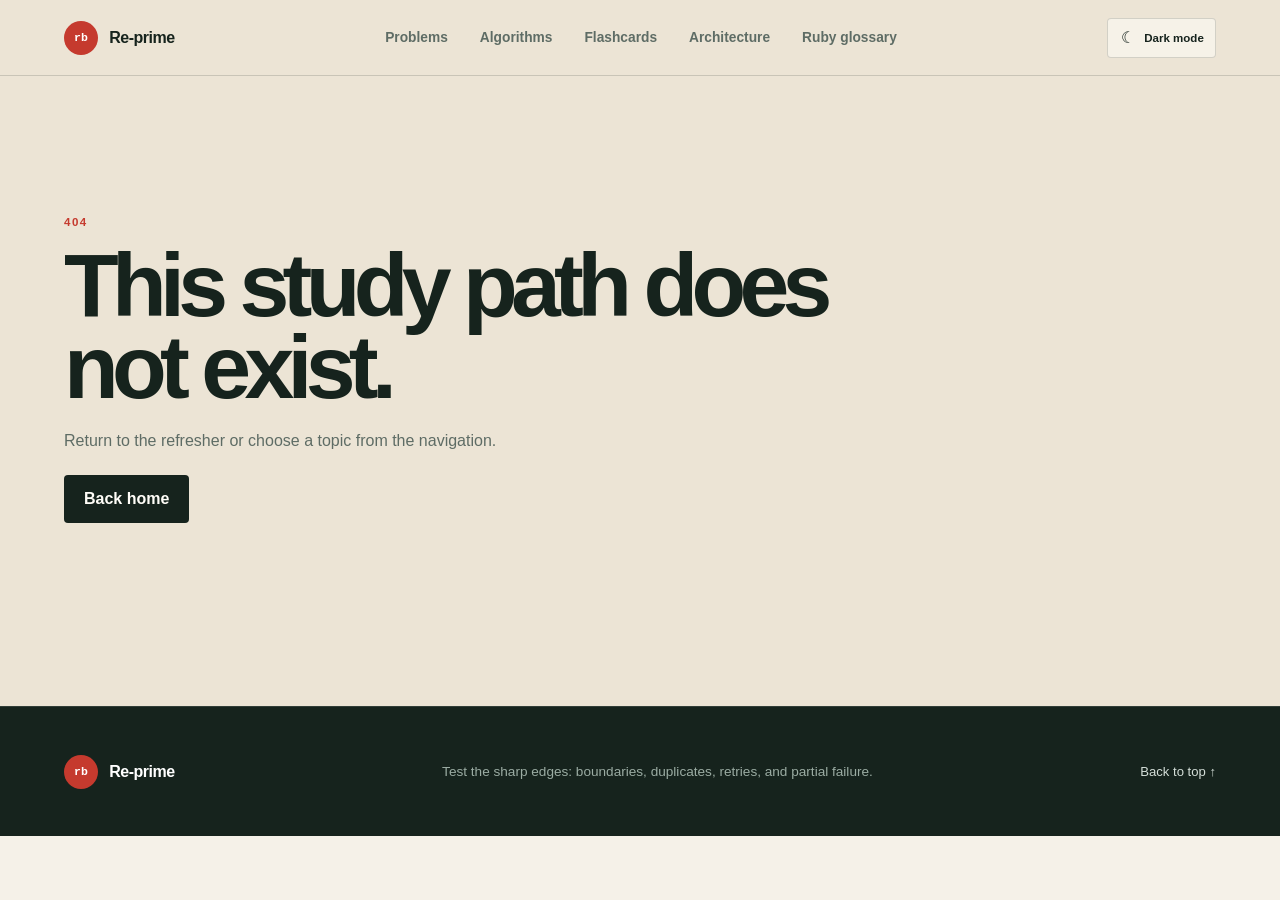
<file: index.html>
<!doctype html>
<html lang="en">
  <head>
    <meta charset="UTF-8" />
    <meta name="viewport" content="width=device-width, initial-scale=1.0" />
    <meta name="description" content="A private Ruby 3.2 interview refresher with 53 verified problem discussions, approach-recall flashcards, algorithm guides, and system-design case studies." />
    <meta name="robots" content="noindex, nofollow" />
    <meta name="theme-color" content="#ece4d5" />
    <script>
      (() => {
        try {
          const saved = localStorage.getItem("reprime-theme");
          const theme = saved === "dark" || saved === "light"
            ? saved
            : (matchMedia("(prefers-color-scheme: dark)").matches ? "dark" : "light");
          document.documentElement.dataset.theme = theme;
          document.querySelector('meta[name="theme-color"]').content = theme === "dark" ? "#111914" : "#ece4d5";
        } catch {
          document.documentElement.dataset.theme = "light";
        }
      })();
    </script>
    <title>Ruby Re-prime — LeetCode Refresher</title>
    <script type="module" crossorigin src="/assets/index-BYOcMsYa.js"></script>
    <link rel="stylesheet" crossorigin href="/assets/index-CTVUOZTx.css">
  </head>
  <body>
    <div id="root"></div>
  </body>
</html>
</file>
<file: assets/index-CTVUOZTx.css>
:root{--lightningcss-light:initial;--lightningcss-dark: ;color-scheme:light;--font-geist-sans:"Inter", "Helvetica Neue", Arial, sans-serif;--font-geist-mono:"SFMono-Regular", Consolas, "Liberation Mono", monospace;--ink:#16231d;--text:#16231d;--muted:#5e6c65;--paper:#f5f1e8;--cream:#ece4d5;--white:#fffdf8;--ruby:#c53a2e;--ruby-dark:#8f241d;--green:#1d5d48;--green-surface:#1d5d48;--ruby-surface:#8f241d;--line:#16231d29;--shadow:0 20px 50px #35271814;--hover:#f0eadf;--callout:#f3eee4;--translucent-panel:#fffdf88c;--nav-translucent:#ece4d5f5;--toolbar-translucent:#f5f1e8f7;--on-dark:#fffdf8;--button-bg:#16231d;--button-text:#fffdf8}:root[data-theme=dark]{--lightningcss-light: ;--lightningcss-dark:initial;color-scheme:dark;--text:#e8efeb;--muted:#a8b7af;--paper:#111914;--cream:#17231d;--white:#1c2922;--ruby:#ef7468;--ruby-dark:#ef7468;--green:#78c7a7;--line:#e8efeb29;--shadow:0 20px 55px #00000047;--hover:#24342b;--callout:#223128;--translucent-panel:#1c2922b8;--nav-translucent:#17231df5;--toolbar-translucent:#111914f7;--button-bg:#e8efeb;--button-text:#111914}*{box-sizing:border-box}html{scroll-behavior:smooth}body{background:var(--paper);color:var(--text);font-family:var(--font-geist-sans), sans-serif;margin:0}button,input{font:inherit}a{color:inherit;text-decoration:none}.hero{background:var(--cream);border-bottom:1px solid var(--line);min-height:auto;padding:0 5vw 4rem}.topbar{border-bottom:1px solid var(--line);justify-content:space-between;align-items:center;height:84px;display:flex}.brand{letter-spacing:-.03em;align-items:center;gap:.7rem;font-weight:700;display:inline-flex}.brand-mark{color:#fff;background:var(--ruby);width:34px;height:34px;font-family:var(--font-geist-mono), monospace;letter-spacing:0;border-radius:50%;place-items:center;font-size:.72rem;display:grid}.nav-links{color:var(--muted);gap:2rem;font-size:.9rem;display:flex}.nav-links a:hover{color:var(--ruby)}.hero-grid{grid-template-columns:1.1fr .9fr;align-items:start;gap:clamp(3rem,7vw,7rem);max-width:1240px;margin:0 auto;padding-top:clamp(2.5rem,6vw,4.5rem);display:grid}.kicker,.eyebrow,.card-label{color:var(--ruby);text-transform:uppercase;letter-spacing:.13em;font-size:.72rem;font-weight:750}h1{letter-spacing:-.075em;max-width:800px;margin:1rem 0 1.5rem;font-size:clamp(3.4rem,7vw,7.2rem);font-weight:640;line-height:.92}.hero-copy{max-width:650px;color:var(--muted);font-size:clamp(1.05rem,1.6vw,1.35rem);line-height:1.6}.hero h1{font-size:clamp(3.4rem,6vw,5.5rem)}.home-reminder{border-left:3px solid var(--ruby);background:var(--translucent-panel);max-width:680px;margin-top:2rem;padding:1.2rem 1.35rem}.home-reminder p{margin:0}.home-reminder p:last-child{color:var(--muted);margin-top:.5rem;font-size:1rem;line-height:1.6}.hero-actions{align-items:center;gap:1.5rem;margin-top:2.5rem;display:flex}.primary-button{background:var(--button-bg);color:var(--button-text);border-radius:4px;padding:.95rem 1.25rem;font-weight:650}.primary-button:hover{color:#fff;background:var(--ruby)}.text-button{color:var(--green);font-weight:650}.mental-model{background:var(--white);border:1px solid var(--line);box-shadow:var(--shadow);border-radius:8px;padding:1.8rem}.loop-row{border-top:1px solid var(--line);grid-template-columns:34px 90px 1fr;align-items:baseline;gap:.7rem;padding:1rem 0;display:grid}.loop-row span{color:var(--ruby);font-family:var(--font-geist-mono), monospace;font-size:.75rem}.loop-row p{color:var(--muted);margin:0;font-size:.83rem;line-height:1.4}.section{padding:7rem 5vw}.section-heading{max-width:1240px;margin:0 auto 3rem}.compact-heading{grid-template-columns:1fr 1.8fr;align-items:end;display:grid}h2{letter-spacing:-.06em;margin:.6rem 0 0;font-size:clamp(2.3rem,4.5vw,4.6rem);font-weight:620;line-height:1}h3{letter-spacing:-.035em}.version-note{max-width:680px;color:var(--muted);margin:1.2rem 0 0;line-height:1.6}.version-note strong{color:var(--green)}.workflow{background:var(--ink);color:var(--on-dark)}.workflow .kicker{color:#e86a5f}.workflow-grid{border-top:1px solid #fff3;border-left:1px solid #fff3;grid-template-columns:repeat(3,1fr);max-width:1240px;margin:0 auto;display:grid}.workflow-card{border-bottom:1px solid #fff3;border-right:1px solid #fff3;min-height:250px;padding:2rem}.workflow-card>span{font-family:var(--font-geist-mono);color:#e86a5f}.workflow-card h3{margin:3rem 0 .7rem;font-size:1.5rem}.workflow-card p{color:#b8c2bd;font-size:.94rem;line-height:1.6}.interview-script{background:#ffffff0d;border-left:3px solid #e86a5f;grid-template-columns:1fr 4fr;gap:2rem;max-width:1240px;margin:2rem auto 0;padding:1.5rem 2rem;display:grid}.interview-script span{color:#e86a5f;text-transform:uppercase;letter-spacing:.1em;font-size:.75rem}.interview-script p{margin:0;font-family:Georgia,serif;font-size:1.25rem;font-style:italic;line-height:1.5}.pattern-section{background:var(--paper)}.pattern-heading{justify-content:space-between;align-items:end;gap:3rem;display:flex}.search-box{background:var(--white);border:1px solid var(--line);border-radius:4px;align-items:center;gap:.8rem;width:min(430px,100%);padding:.9rem 1rem;display:flex}.search-box span{color:var(--ruby);font-size:1.4rem}.search-box input{width:100%;color:var(--text);background:0 0;border:0;outline:0}.search-box button{width:36px;height:36px;color:var(--muted);background:var(--cream);cursor:pointer;border:0;border-radius:50%;flex:0 0 36px;padding:0}.search-box button:hover,.search-box button:focus-visible{color:#fff;background:var(--ruby);outline:none}.topic-layout{grid-template-columns:210px 1fr;align-items:start;gap:3rem;max-width:1240px;margin:0 auto;display:grid}.topic-index{border-top:2px solid var(--text);flex-direction:column;gap:.7rem;padding:1.25rem 0;display:flex;position:sticky;top:2rem}.topic-index p{color:var(--ruby);text-transform:uppercase;letter-spacing:.1em;margin:0 0 .5rem;font-size:.72rem;font-weight:700}.topic-index a{color:var(--muted);font-size:.82rem}.topic-index a:hover{color:var(--ruby);transform:translate(3px)}.topics{grid-template-columns:repeat(2,minmax(0,1fr));gap:1.25rem;display:grid}.topic-card{background:var(--white);border:1px solid var(--line);border-radius:6px;min-width:0;padding:2rem;scroll-margin-top:1.5rem;box-shadow:0 8px 25px #35271809}.topic-card:hover{border-color:#c53a2e73}.topic-topline{justify-content:space-between;align-items:center;display:flex}.topic-number{color:var(--ruby);font-family:var(--font-geist-mono), monospace;font-size:.72rem}.review-check{color:var(--muted);cursor:pointer;align-items:center;gap:.45rem;font-size:.72rem;display:flex}.review-check input,.checklist-grid input{accent-color:var(--ruby)}.topic-card .eyebrow{margin:2.4rem 0 .45rem}.topic-card h3{margin:0 0 1.5rem;font-size:2rem}.recognize{background:var(--callout);border-left:2px solid var(--ruby);min-height:100px;padding:1rem}.recognize strong{margin-bottom:.35rem;font-size:.74rem;display:block}.recognize p{color:var(--muted);margin:0;font-size:.9rem;line-height:1.5}.complexity-line{color:var(--green);font-family:var(--font-geist-mono), monospace;font-size:.74rem;line-height:1.5}.code-wrap{margin:1.3rem 0;position:relative}pre{color:#dfe8e3;font:.78rem/1.65 var(--font-geist-mono), monospace;tab-size:2;background:#17231e;border-radius:4px;margin:0;padding:1.4rem;overflow-x:auto}.code-wrap pre{padding-top:3rem}.copy-button{color:#abb9b2;cursor:pointer;background:#23332b;border:1px solid #ffffff2b;border-radius:3px;padding:.35rem .55rem;font-size:.67rem;position:absolute;top:.6rem;right:.6rem}.copy-button:hover{color:#fff}.hljs-comment{color:#829b8f;font-style:italic}.hljs-keyword,.hljs-literal,.hljs-selector-tag{color:#ff8c82}.hljs-string,.hljs-symbol,.hljs-regexp{color:#b9d889}.hljs-title,.hljs-title.function_,.hljs-title.class_{color:#89c8ff}.hljs-number{color:#d7a8ff}.hljs-built_in,.hljs-type{color:#6ed2b0}.hljs-variable,.hljs-params{color:#f0dfac}.hljs-attr,.hljs-property{color:#ffd18a}.hljs-meta{color:#c7a7ff}.topic-card ul{color:var(--muted);margin:1rem 0 0;padding-left:1.2rem;font-size:.84rem;line-height:1.55}.topic-card li+li{margin-top:.45rem}.no-results{text-align:center;color:var(--muted);background:var(--white);grid-column:1/-1;padding:5rem}.ruby-section{background:var(--cream)}.shortcut-grid{border:1px solid var(--line);border-bottom:0;grid-template-columns:repeat(2,1fr);max-width:1240px;margin:0 auto;display:grid}.shortcut{border-right:1px solid var(--line);border-bottom:1px solid var(--line);background:var(--translucent-panel);grid-template-columns:160px 1fr;gap:1rem;padding:1.1rem 1.3rem;display:grid}.shortcut:nth-child(2n){border-right:0}.shortcut span{font-size:.83rem;font-weight:650}.shortcut code{color:var(--green);font:.77rem/1.5 var(--font-geist-mono), monospace;overflow-wrap:anywhere}.gotchas{color:#fff;background:var(--ruby-surface);grid-template-columns:.8fr 2fr;gap:3rem;max-width:1240px;margin:3rem auto 0;padding:2.5rem;display:grid}.gotchas h3{margin:.7rem 0;font-size:2rem}.gotchas .card-label{color:#ffafa8}.gotchas ul{color:#f3d7d3;margin:0;padding-left:1.2rem;line-height:1.7}.gotchas li+li{margin-top:.6rem}.gotchas code{color:#fff}.complexity-section{background:var(--white)}.complexity-table{border-top:2px solid var(--text);max-width:1240px;margin:0 auto}.complexity-row{border-bottom:1px solid var(--line);grid-template-columns:1fr 1.2fr 2fr;align-items:baseline;gap:2rem;padding:1.35rem .5rem;display:grid}.complexity-row strong{font-family:var(--font-geist-mono);color:var(--ruby)}.complexity-row span{font-weight:650}.complexity-row p{color:var(--muted);margin:0}.complexity-note{max-width:1240px;color:var(--muted);margin:1rem auto 0;font-size:.8rem}.final-checklist{background:var(--green-surface);color:#fff;grid-template-columns:1fr 1.5fr;align-items:start;gap:5rem;display:grid}.final-checklist .kicker{color:#a9d5c3}.checklist-grid{grid-template-columns:repeat(3,1fr);gap:.7rem;display:grid}.checklist-grid label{cursor:pointer;border:1px solid #ffffff40;padding:.8rem;font-size:.84rem}.checklist-grid label:has(input:checked){color:#b9daca;background:#0000001f;text-decoration:line-through}footer{background:var(--ink);color:#fff;border-top:1px solid #ffffff1f;justify-content:space-between;align-items:center;gap:2rem;min-height:130px;padding:2rem 5vw;display:flex}footer p{color:#9baca3;font-size:.85rem}footer>a:last-child{color:#d4ded8;font-size:.82rem}.site-nav{z-index:10;background:var(--cream);border-bottom:1px solid var(--line);justify-content:space-between;align-items:center;height:76px;padding:0 5vw;display:flex;position:relative}.site-nav-links{align-items:stretch;gap:2rem;height:100%;display:flex}.site-nav-links a{color:var(--muted);align-items:center;font-size:.86rem;font-weight:650;display:flex;position:relative}.site-nav-links a:hover,.site-nav-links a.active{color:var(--ruby)}.site-nav-links a.active:after{background:var(--ruby);content:"";height:3px;position:absolute;bottom:-1px;left:0;right:0}.site-nav-actions{align-items:center;gap:.75rem;display:flex}.theme-toggle{border:1px solid var(--line);min-height:40px;color:var(--text);background:var(--translucent-panel);cursor:pointer;border-radius:4px;justify-content:center;align-items:center;gap:.45rem;padding:.55rem .7rem;display:inline-flex}.theme-toggle:hover,.theme-toggle:focus-visible{color:var(--ruby);border-color:var(--ruby);outline:none}.theme-toggle>span{width:1.1rem;font-size:1rem;line-height:1}.theme-toggle strong{font-size:.72rem;font-weight:700}.theme-toggle-mobile{background:var(--cream);justify-content:space-between;width:100%;min-height:48px;padding-inline:.7rem}.theme-toggle-mobile>span{order:2}.theme-toggle-mobile strong{font-size:.92rem}.mobile-nav-menu{display:none;position:relative}.mobile-nav-button{border:1px solid var(--line);background:var(--translucent-panel);cursor:pointer;border-radius:4px;align-content:center;gap:5px;width:44px;height:44px;padding:0 10px;display:grid}.mobile-nav-button span{background:var(--text);width:100%;height:2px;transition:transform .18s,opacity .18s;display:block}.mobile-nav-menu.open .mobile-nav-button span:first-child{transform:translateY(7px)rotate(45deg)}.mobile-nav-menu.open .mobile-nav-button span:nth-child(2){opacity:0}.mobile-nav-menu.open .mobile-nav-button span:last-child{transform:translateY(-7px)rotate(-45deg)}.mobile-nav-panel{z-index:30;border:1px solid var(--line);background:var(--white);border-radius:6px;width:min(330px,100vw - 2.4rem);padding:.7rem;position:absolute;top:calc(100% + 10px);right:0;box-shadow:0 24px 60px #16231d33}.mobile-nav-panel[hidden]{display:none}.mobile-nav-panel p{color:var(--ruby);text-transform:uppercase;letter-spacing:.13em;margin:.8rem .7rem .35rem;font-size:.62rem;font-weight:750}.mobile-nav-panel a{min-height:44px;color:var(--text);border-radius:3px;justify-content:space-between;align-items:center;gap:1rem;padding:.75rem .7rem;font-size:.92rem;font-weight:650;display:flex}.mobile-nav-panel a:hover,.mobile-nav-panel a:focus-visible{background:var(--cream);outline:none}.mobile-nav-panel a.active{color:var(--ruby);background:var(--callout)}.mobile-nav-panel a span{color:var(--muted);text-transform:uppercase;letter-spacing:.1em;font-size:.62rem;font-weight:650}.study-row{transition:transform .18s}.study-row:hover{transform:translate(5px)}.outline-button,.quiet-button{border:1px solid var(--text);color:var(--text);cursor:pointer;background:0 0;border-radius:4px;justify-content:center;align-items:center;padding:.85rem 1.1rem;font-weight:650;display:inline-flex}.outline-button:hover{color:var(--paper);background:var(--text)}.quiet-button{border-color:var(--line);width:100%;color:var(--muted)}.home-topic-grid{border-top:1px solid var(--line);border-left:1px solid var(--line);grid-template-columns:repeat(4,minmax(0,1fr));max-width:1240px;margin:0 auto;display:grid}.home-topic-card{border-right:1px solid var(--line);border-bottom:1px solid var(--line);background:var(--white);flex-direction:column;min-height:215px;padding:1.5rem;transition:background .18s;display:flex}.home-topic-card:hover{background:var(--hover)}.home-topic-card>span,.case-card>span{color:var(--ruby);font:.7rem var(--font-geist-mono)}.home-topic-card p{color:var(--muted);text-transform:uppercase;letter-spacing:.1em;margin:auto 0 .4rem;font-size:.72rem}.home-topic-card h3{margin:0 0 1.4rem;font-size:1.45rem}.home-topic-card strong{color:var(--green);font:.7rem/1.45 var(--font-geist-mono)}.page-hero{background:var(--cream);border-bottom:1px solid var(--line);padding:clamp(3rem,5vw,4.5rem) 5vw}.page-hero-inner{max-width:1240px;margin:0 auto}.page-hero h1{max-width:970px;margin:.8rem 0 1.25rem;font-size:clamp(3rem,5.5vw,5.5rem)}.page-hero .hero-copy{max-width:820px;margin:0;font-size:1.08rem}.review-header{background:var(--cream);border-bottom:1px solid var(--line);padding:3rem 5vw}.review-header-inner{grid-template-columns:minmax(0,.8fr) minmax(360px,1.2fr);align-items:center;gap:clamp(2rem,7vw,7rem);max-width:1240px;margin:0 auto;display:grid}.review-header h1{margin:.65rem 0 0;font-size:clamp(3.2rem,6vw,5.8rem)}.review-reminder{border-left:3px solid var(--ruby);background:var(--translucent-panel);padding:1.25rem 1.4rem}.review-reminder p{margin:0}.review-reminder>p:last-of-type{color:var(--muted);margin-top:.55rem;line-height:1.6}.review-cues{flex-wrap:wrap;gap:.45rem;margin-top:1rem;display:flex}.review-cues span{border:1px solid var(--line);color:var(--green);background:var(--white);font:.69rem/1.35 var(--font-geist-mono);border-radius:3px;padding:.4rem .6rem}.hero-metrics{gap:1px;margin-top:2.5rem;display:flex}.hero-metrics>span{color:#fff;background:var(--ink);min-width:200px;font:.78rem var(--font-geist-mono);flex-direction:column;gap:.35rem;padding:1rem 1.2rem;display:flex}.hero-metrics small{color:#9eb0a6;font:.64rem var(--font-geist-sans);text-transform:uppercase;letter-spacing:.12em}.hero-pill-row{flex-wrap:wrap;gap:.5rem;margin-top:2.2rem;display:flex}.hero-pill-row span{border:1px solid var(--line);color:var(--green);background:var(--translucent-panel);border-radius:30px;padding:.45rem .7rem;font-size:.72rem;font-weight:650}.library-section{max-width:1380px;margin:0 auto}.library-toolbar{justify-content:space-between;align-items:center;gap:2rem;margin-bottom:2rem;display:flex}.library-toolbar>p{max-width:460px;color:var(--muted)}.guide-grid{border-top:1px solid var(--line);border-left:1px solid var(--line);grid-template-columns:repeat(3,minmax(0,1fr));display:grid}.guide-card{border-right:1px solid var(--line);border-bottom:1px solid var(--line);background:var(--white);flex-direction:column;min-height:370px;padding:2rem;display:flex}.guide-card:hover{background:var(--hover)}.guide-card-top{color:var(--ruby);font:.7rem var(--font-geist-mono);justify-content:space-between;display:flex}.guide-card-top em{color:var(--muted);font:650 .66rem var(--font-geist-sans);text-transform:uppercase;letter-spacing:.1em}.guide-card h2{margin:4rem 0 1rem;font-size:clamp(2rem,3vw,3rem)}.guide-card>p{color:var(--muted);margin:0;line-height:1.65}.guide-card-meta{justify-content:space-between;align-items:end;gap:1rem;margin-top:auto;padding-top:1.5rem;display:flex}.guide-card-meta code{color:var(--green);font:.66rem/1.4 var(--font-geist-mono)}.guide-card-meta strong{color:var(--ruby);font-size:.78rem}.detail-section,.arch-detail-layout{grid-template-columns:220px minmax(0,1fr);align-items:start;gap:clamp(3rem,6vw,7rem);max-width:1380px;margin:0 auto;display:grid}.detail-toc{border-top:2px solid var(--text);flex-direction:column;gap:.7rem;padding-top:1rem;display:flex;position:sticky;top:2rem}.detail-toc p{color:var(--ruby);text-transform:uppercase;letter-spacing:.12em;margin:1.3rem 0 .2rem;font-size:.68rem;font-weight:750}.detail-toc a{color:var(--muted);font-size:.78rem}.detail-toc a:first-child{color:var(--green);font-weight:700}.detail-content,.arch-detail-content{min-width:0}.detail-content>section,.arch-detail-content>section,.arch-detail-content>.arch-list-section{scroll-margin-top:2rem}.mental-callout{color:#fff;background:var(--green-surface);padding:clamp(2rem,5vw,4rem)}.mental-callout .card-label{color:#a9d5c3}.mental-callout h2{max-width:900px;font-size:clamp(2.2rem,4.7vw,4.8rem)}.concept-primer{background:var(--cream);margin:1px 0 5rem;padding:clamp(2rem,5vw,4rem);scroll-margin-top:2rem}.concept-primer>h2{max-width:850px}.primer-intro{max-width:850px;color:var(--muted);margin:1.5rem 0 3rem;font-size:1.05rem;line-height:1.75}.primer-walkthrough{border-top:1px solid var(--line);border-left:1px solid var(--line);grid-template-columns:repeat(4,1fr);display:grid}.primer-walkthrough article{border-right:1px solid var(--line);border-bottom:1px solid var(--line);background:var(--white);flex-direction:column;min-height:235px;padding:1.4rem;display:flex}.primer-walkthrough span{color:var(--ruby);font:.68rem var(--font-geist-mono)}.primer-walkthrough h3{margin:2rem 0 .7rem}.primer-walkthrough code{color:var(--green);font:.75rem var(--font-geist-mono)}.primer-walkthrough p{color:var(--muted);margin:auto 0 0;font-size:.8rem;line-height:1.55}.primer-terms{background:var(--line);grid-template-columns:repeat(2,1fr);gap:1px;margin-top:2.5rem;display:grid}.primer-terms article{background:var(--translucent-panel);padding:1.3rem}.primer-terms h3{color:var(--green);margin:0 0 .5rem;font-size:1rem}.primer-terms p{color:var(--muted);margin:0;font-size:.82rem;line-height:1.6}.related-problems{margin:5rem 0;scroll-margin-top:2rem}.related-problems>h2{max-width:760px}.related-intro{color:var(--muted);margin:1rem 0 2rem}.related-problem-grid{background:var(--line);grid-template-columns:repeat(2,minmax(0,1fr));gap:1px;display:grid}.related-problem-grid a{background:var(--white);flex-direction:column;min-width:0;padding:1.4rem;display:flex}.related-problem-grid a:hover{background:var(--cream)}.related-problem-grid span{color:var(--ruby);font:.66rem/1.45 var(--font-geist-mono);text-transform:uppercase}.related-problem-grid h3{margin:1.5rem 0 .7rem;font-size:1.35rem}.related-problem-grid p{color:var(--muted);margin:0;font-size:.84rem;line-height:1.55}.related-problem-grid strong{color:var(--green);margin-top:auto;padding-top:1.2rem;font-size:.75rem}.decision-grid{background:var(--line);grid-template-columns:1fr 1fr;gap:1px;margin:1px 0 5rem;display:grid}.bullet-panel{background:var(--white);padding:2rem}.bullet-panel.yes{border-top:4px solid var(--green)}.bullet-panel.no{border-top:4px solid var(--ruby)}.bullet-panel h3{margin:0 0 1rem;font-size:1.4rem}.bullet-panel ul,.arch-list-section ul{color:var(--muted);margin:0;padding-left:1.2rem;line-height:1.65}.bullet-panel li+li,.arch-list-section li+li{margin-top:.6rem}.method-section,.example-section,.ruby-example,.pitfall-section,.component-section,.tradeoff-section,.tech-section,.failure-section,.flow-section,.deep-dive{margin-top:6rem}.method-section>ol,.flow-section>ol{border-top:1px solid var(--line);margin:2.5rem 0 0;padding:0;list-style:none}.method-section>ol>li,.flow-section>ol>li{border-bottom:1px solid var(--line);grid-template-columns:50px 1fr;gap:1.2rem;padding:1.2rem 0;display:grid}.method-section>ol>li>span,.flow-section>ol>li>span{color:var(--ruby);font:.8rem var(--font-geist-mono)}.method-section>ol>li>p,.flow-section>ol>li>p{color:var(--muted);margin:0;line-height:1.6}.pitfall-section>div{grid-template-columns:repeat(3,1fr);margin-top:2rem;display:grid}.pitfall-section>div p{color:var(--muted);border:1px solid var(--line);background:var(--white);margin:0;padding:1.4rem;line-height:1.55}.example-grid{grid-template-columns:1fr 1fr;gap:1.2rem;margin-top:2rem;display:grid}.example-card{background:var(--white);border:1px solid var(--line);padding:2rem}.example-card>div span{color:var(--ruby);text-transform:uppercase;font-size:.68rem;font-weight:750}.example-card h3{margin:.5rem 0 1.5rem;font-size:1.6rem}.example-card>p{color:var(--muted);line-height:1.6}.example-card dl{grid-template-columns:75px 1fr;gap:.8rem 1rem;margin:2rem 0 0;display:grid}.example-card dt{color:var(--ruby);text-transform:uppercase;font-size:.7rem;font-weight:750}.example-card dd{color:var(--muted);margin:0;font-size:.84rem;line-height:1.5}.ruby-example .code-wrap{margin-top:2rem}.ruby-example pre{padding:2rem;font-size:.84rem}.next-guide{grid-template-columns:1fr 1fr;gap:1px;max-width:1240px;margin:0 auto 7rem;padding:0 5vw;display:grid}.next-guide a{border:1px solid var(--line);background:var(--white);flex-direction:column;gap:.5rem;padding:1.5rem;display:flex}.next-guide a:last-child{text-align:right}.next-guide small{color:var(--muted);text-transform:uppercase;letter-spacing:.1em}.flash-section{grid-template-columns:260px minmax(0,1fr);align-items:start;gap:clamp(3rem,6vw,7rem);max-width:1380px;margin:0 auto;padding:6rem 5vw 8rem;display:grid}.flash-sidebar{position:sticky;top:2rem}.deck-switcher{background:var(--line);grid-template-columns:1fr 1fr;gap:1px;margin-bottom:1.5rem;padding:1px;display:grid}.deck-switcher button{min-height:70px;color:var(--muted);background:var(--white);cursor:pointer;border:0;flex-direction:column;justify-content:center;align-items:flex-start;gap:.2rem;padding:.7rem;font-weight:700;display:flex}.deck-switcher button.active{color:#fff;background:var(--green-surface)}.deck-switcher button span{opacity:.72;font-size:.62rem;font-weight:500}.flash-stats{border-top:2px solid var(--text);grid-template-columns:repeat(3,1fr);display:grid}.flash-stats div{border-bottom:1px solid var(--line);flex-direction:column;gap:.2rem;padding:1rem .4rem;display:flex}.flash-stats strong{color:var(--ruby);font:1.3rem var(--font-geist-mono)}.flash-stats span{color:var(--muted);font-size:.65rem}.filter-label{color:var(--muted);text-transform:uppercase;letter-spacing:.1em;flex-direction:column;gap:.6rem;margin:2rem 0;font-size:.72rem;font-weight:700;display:flex}.filter-label select{border:1px solid var(--line);color:var(--text);background:var(--white);padding:.8rem}.problem-deck-note{border-left:3px solid var(--ruby);background:var(--white);margin:2rem 0;padding:1.2rem}.problem-deck-note p:last-child{color:var(--muted);margin:.6rem 0 0;font-size:.78rem;line-height:1.55}.leitner-explainer{background:var(--cream);border:1px solid var(--line);margin:2rem 0}.leitner-explainer summary{color:var(--green);cursor:pointer;padding:1rem 1.2rem;font-size:.76rem;font-weight:750}.leitner-explainer ol{color:var(--muted);padding-left:1.2rem;font-size:.78rem;line-height:1.6}.leitner-explainer[open] ol{margin:0 1.2rem 1.2rem}.leitner-explainer li+li{margin-top:.5rem}.session-bar{color:var(--muted);justify-content:space-between;gap:1rem;margin-bottom:1rem;font-size:.72rem;display:flex}.flash-card{background:var(--white);border:1px solid var(--line);min-height:590px;box-shadow:var(--shadow);flex-direction:column;padding:clamp(2rem,5vw,4.5rem);display:flex}.flash-card-meta{color:var(--muted);text-transform:uppercase;letter-spacing:.1em;justify-content:space-between;align-items:center;gap:1rem;font-size:.68rem;display:flex}.flash-card-meta>div{align-items:center;gap:.9rem;display:flex}.skip-button{border:1px solid var(--line);min-height:36px;color:var(--green);background:var(--paper);text-transform:none;letter-spacing:0;cursor:pointer;border-radius:3px;padding:.45rem .65rem;font-size:.68rem;font-weight:750}.skip-button:hover,.skip-button:focus-visible{border-color:var(--green);outline:none}.skip-button:disabled{color:var(--muted);cursor:not-allowed;opacity:.48}.skip-button kbd{margin-left:.25rem}.flash-question{margin:auto 0}.flash-question h2{white-space:pre-line;max-width:850px;font-size:clamp(2.3rem,5vw,5rem)}.flash-answer{border-top:1px solid var(--line);margin:auto 0;padding-top:2rem}.flash-answer h3{margin:.8rem 0;font-size:clamp(1.7rem,3vw,3rem)}.flash-answer>p:not(.card-label){max-width:780px;color:var(--muted);line-height:1.65}.flash-study-link{border:1px solid var(--line);background:var(--cream);justify-content:space-between;align-items:center;gap:1rem;max-width:780px;margin-top:1.5rem;padding:.9rem 1rem;display:flex}.flash-study-link span{color:var(--muted);font-size:.72rem}.flash-study-link strong{color:var(--green);font-size:.8rem}.flash-study-link:hover{border-color:var(--green)}.reveal-button{color:var(--button-text);background:var(--button-bg);cursor:pointer;border:0;border-radius:4px;padding:1.1rem}kbd{font:.65rem var(--font-geist-mono);opacity:.75;border:1px solid;border-radius:3px;padding:.15rem .35rem}.grade-buttons{grid-template-columns:1fr 1fr;gap:.8rem;display:grid}.grade-buttons button{text-align:left;border:1px solid var(--line);background:var(--paper);cursor:pointer;border-radius:4px;grid-template-columns:28px 1fr;padding:1rem;display:grid}.grade-buttons button:hover{border-color:var(--text)}.grade-buttons button>span{grid-row:1/3}.grade-buttons small{color:var(--muted)}.again-button{color:var(--ruby)}.got-button{color:var(--green)}.session-complete{background:var(--white);border:1px solid var(--line);flex-direction:column;justify-content:center;min-height:590px;padding:clamp(2rem,5vw,5rem);display:flex}.session-complete>p:not(.kicker){color:var(--muted)}.session-complete>div{gap:.8rem;margin-top:2rem;display:flex}.keyboard-note{color:var(--muted);text-align:center;font-size:.7rem}.architecture-principle{text-align:center;max-width:1100px;margin:0 auto}.architecture-principle blockquote{letter-spacing:-.035em;margin:1.5rem auto;font:italic clamp(1.8rem,4vw,3.7rem)/1.2 Georgia,serif}.architecture-principle>p:last-child{max-width:760px;color:var(--muted);margin:2rem auto 0;line-height:1.7}.architecture-glossary-callout{border-top:1px solid var(--line);border-bottom:1px solid var(--line);grid-template-columns:1.15fr .85fr;align-items:end;gap:clamp(2rem,7vw,7rem);max-width:1240px;margin:0 auto 7rem;padding-block:3rem;display:grid}.architecture-glossary-callout h2{font-size:clamp(2.2rem,4vw,4rem)}.architecture-glossary-callout>div:last-child>p{color:var(--muted);margin:0 0 2rem;line-height:1.7}.interview-timeline{color:#fff;background:var(--ink)}.interview-timeline .kicker{color:#e86a5f}.timeline-grid{border-top:1px solid #ffffff2e;border-left:1px solid #ffffff2e;grid-template-columns:repeat(6,1fr);max-width:1240px;margin:0 auto;display:grid}.timeline-grid article{border-bottom:1px solid #ffffff2e;border-right:1px solid #ffffff2e;padding:1.4rem}.timeline-grid span{color:#e86a5f;font:.72rem var(--font-geist-mono)}.timeline-grid h3{margin:2.5rem 0 .7rem}.timeline-grid p{color:#aebbb4;font-size:.78rem;line-height:1.55}.foundation-grid{background:var(--line);grid-template-columns:repeat(3,1fr);gap:1px;max-width:1240px;margin:0 auto;display:grid}.foundation-grid article{background:var(--white);padding:2rem}.foundation-grid article>span{color:var(--ruby);font:.7rem var(--font-geist-mono)}.foundation-grid h3{margin:2rem 0 1rem;font-size:1.7rem}.foundation-grid strong{min-height:50px;color:var(--green);line-height:1.45;display:block}.foundation-grid ul{color:var(--muted);padding-left:1.1rem;font-size:.82rem;line-height:1.6}.case-study-section{background:var(--cream)}.case-grid{grid-template-columns:repeat(3,1fr);gap:1.2rem;max-width:1240px;margin:0 auto;display:grid}.case-card{background:var(--white);border:1px solid var(--line);flex-direction:column;min-height:410px;padding:2rem;display:flex}.case-card:hover{box-shadow:var(--shadow);transform:translateY(-3px)}.case-card>p{color:var(--ruby);text-transform:uppercase;letter-spacing:.1em;margin:auto 0 .5rem;font-size:.7rem;font-weight:750}.case-card h3{margin:0;font-size:2.1rem}.case-card ul{color:var(--muted);padding-left:1.1rem;font-size:.8rem;line-height:1.55}.case-card>strong{color:var(--green);margin-top:1rem;font-size:.78rem}.pressure-section{color:#fff;background:var(--ruby-surface);grid-template-columns:.8fr 1.7fr;gap:5rem;display:grid}.pressure-section .kicker{color:#ffafa8}.pressure-grid{border-top:1px solid #ffffff40;border-left:1px solid #ffffff40;grid-template-columns:repeat(3,1fr);display:grid}.pressure-grid p{border-bottom:1px solid #ffffff40;border-right:1px solid #ffffff40;margin:0;padding:1.3rem}.glossary-intro{grid-template-columns:1.25fr .75fr;align-items:end;gap:clamp(2rem,7vw,7rem);max-width:1240px;margin:0 auto;display:grid}.glossary-intro h2{font-size:clamp(2.5rem,5vw,5.2rem)}.glossary-intro>p{color:var(--muted);margin:0;line-height:1.75}.architecture-glossary-section{background:var(--cream);padding-top:1rem}.glossary-toolbar{background:var(--white);border:1px solid var(--line);max-width:1240px;margin:0 auto 2rem;padding:1.3rem}.glossary-search{color:var(--text);grid-template-columns:190px 1fr;align-items:center;gap:1rem;font-size:.78rem;font-weight:700;display:grid}.glossary-search>div{background:var(--paper);border:1px solid var(--line);align-items:center;gap:.7rem;padding:.65rem .8rem;display:flex}.glossary-search>div>span{color:var(--ruby);font-size:1.3rem}.glossary-search input{width:100%;min-width:0;color:var(--text);background:0 0;border:0;outline:0}.glossary-search button{width:28px;height:28px;color:var(--muted);background:var(--cream);cursor:pointer;border:0;border-radius:50%;flex:0 0 28px;padding:0}.glossary-search button:hover,.glossary-search button:focus-visible{color:#fff;background:var(--ruby)}.glossary-categories{flex-wrap:wrap;gap:.45rem;margin-top:1rem;display:flex}.glossary-categories button{color:var(--muted);border:1px solid var(--line);cursor:pointer;background:0 0;padding:.55rem .75rem;font-size:.72rem}.glossary-categories button:hover,.glossary-categories button:focus-visible{color:var(--ruby);border-color:var(--ruby)}.glossary-categories button.active{color:#fff;background:var(--green-surface);border-color:var(--green-surface)}.glossary-toolbar>p{color:var(--muted);margin:1rem 0 0;font-size:.7rem}.glossary-grid{grid-template-columns:repeat(2,minmax(0,1fr));align-items:start;gap:1.2rem;max-width:1240px;margin:0 auto;display:grid}.glossary-entry{background:var(--white);border:1px solid var(--line);padding:clamp(1.4rem,3vw,2.2rem);scroll-margin-top:1.5rem;position:relative;box-shadow:0 8px 25px #35271809}.glossary-entry header{color:var(--ruby);font:.68rem var(--font-geist-mono);justify-content:space-between;gap:1rem;display:flex}.glossary-entry header p{color:var(--muted);font:700 .65rem var(--font-geist-sans);text-align:right;text-transform:uppercase;letter-spacing:.09em;margin:0}.glossary-entry h2{margin:2.5rem 0 1rem;font-size:clamp(2.25rem,4vw,3.6rem)}.glossary-definition{margin:0;font-size:1.05rem;line-height:1.65}.glossary-entry aside{background:var(--callout);border-left:3px solid var(--green);margin:1.5rem 0 2rem;padding:1rem 1.1rem}.glossary-entry aside strong{color:var(--green);text-transform:uppercase;letter-spacing:.08em;font-size:.74rem}.glossary-entry aside p{color:var(--muted);margin:.45rem 0 0;font-size:.88rem;line-height:1.6}.glossary-examples>ol{counter-reset:glossary-example;margin:.8rem 0 0;padding:0;list-style:none}.glossary-examples li{counter-increment:glossary-example;border-top:1px solid var(--line);grid-template-columns:120px 1fr;gap:1rem;padding:1rem 0;display:grid}.glossary-examples li strong:before{content:"0" counter(glossary-example) " · ";color:var(--ruby);font-family:var(--font-geist-mono);font-weight:500}.glossary-examples li strong{font-size:.78rem;line-height:1.45}.glossary-examples li p{color:var(--muted);margin:0;font-size:.84rem;line-height:1.6}.glossary-anchor{color:var(--green);font:.68rem var(--font-geist-mono);margin-top:1.2rem;display:inline-block}.glossary-empty{text-align:center;background:var(--white);border:1px solid var(--line);max-width:1240px;min-height:430px;margin:0 auto;padding:clamp(2rem,7vw,6rem)}.glossary-empty h2{margin-bottom:2rem}.prompt-card{background:var(--cream);border-left:4px solid var(--ruby);padding:clamp(2rem,5vw,4rem)}.prompt-card h2{font-size:clamp(2rem,4vw,4rem)}.prompt-card>p:not(.card-label){color:var(--muted);line-height:1.65}.prompt-card .design-note{border-top:1px solid var(--line);margin-top:1.5rem;padding-top:1.2rem}.prompt-card .design-note strong{color:var(--text)}.arch-list-section{margin-top:5rem;scroll-margin-top:2rem}.arch-list-section h2{margin-bottom:2rem}.arch-list-section li{padding:.35rem 0;font-size:1rem}.contract-grid{background:var(--line);grid-template-columns:1fr 1fr;gap:1px;margin-top:6rem;scroll-margin-top:2rem;display:grid}.contract-grid>div{background:var(--white);padding:2rem}.contract-grid h2{margin-bottom:2rem;font-size:2.5rem}.contract-grid code{color:#dfe8e3;background:var(--ink);font:.72rem/1.5 var(--font-geist-mono);margin-top:.7rem;padding:.8rem;display:block}.contract-grid div>p:not(.kicker){color:var(--muted);border-bottom:1px solid var(--line);padding-bottom:1rem;line-height:1.55}.component-grid{background:var(--line);grid-template-columns:repeat(2,1fr);gap:1px;margin-top:2rem;display:grid}.component-grid article{background:var(--white);padding:1.7rem}.component-grid h3{margin:0 0 .7rem;font-size:1.35rem}.component-grid strong{color:var(--green);font-size:.85rem}.component-grid p{color:var(--muted);font-size:.84rem;line-height:1.6}.additional-flow-grid{background:var(--line);grid-template-columns:repeat(2,1fr);gap:1px;margin-top:2rem;display:grid}.additional-flow-grid article{background:var(--white);padding:1.7rem}.additional-flow-grid h3{margin-top:0;font-size:1.25rem}.additional-flow-grid ol{color:var(--muted);margin:1rem 0 0;padding-left:1.2rem;line-height:1.6}.additional-flow-grid li+li{margin-top:.65rem}.tradeoff-section>article{border-bottom:1px solid var(--line);padding:2rem 0}.tradeoff-section article h3{font-size:1.5rem}.tradeoff-section article>div{grid-template-columns:1fr 1fr;gap:1rem;display:grid}.tradeoff-section article p{color:var(--muted);background:var(--white);border:1px solid var(--line);margin:0;padding:1rem;line-height:1.55}.tradeoff-section article p span{color:var(--ruby);font:.7rem var(--font-geist-mono);margin-bottom:.5rem;display:block}.tradeoff-section article>strong{color:var(--green);margin-top:1rem;line-height:1.5;display:block}.tech-intro{max-width:46rem;color:var(--muted);line-height:1.65}.tech-section>article{border-bottom:1px solid var(--line);padding:2rem 0}.tech-section article h3{margin:0 0 1rem;font-size:1.5rem}.tech-choice{background:var(--callout);border-left:3px solid var(--green);margin:0;padding:1.1rem 1.2rem;line-height:1.6}.tech-choice span{color:var(--green);font:.7rem var(--font-geist-mono);text-transform:uppercase;letter-spacing:.08em;margin-bottom:.4rem;display:block}.tech-choice strong{color:var(--text);margin-right:.4rem;display:inline}.tech-rejected{grid-template-columns:1fr 1fr;gap:1rem;margin-top:1rem;display:grid}.tech-rejected p{color:var(--muted);background:var(--white);border:1px solid var(--line);margin:0;padding:1rem;line-height:1.55}.tech-rejected p span{color:var(--ruby);font:.7rem var(--font-geist-mono);margin-bottom:.5rem;display:block}.failure-section>div{background:var(--line);grid-template-columns:1fr 1fr;gap:1px;margin-top:2rem;display:grid}.failure-section article{background:var(--white);padding:1.5rem}.failure-section h3{color:var(--ruby);margin-top:0}.failure-section p{color:var(--muted);line-height:1.6}.readiness-section{margin-top:6rem;scroll-margin-top:2rem}.readiness-section>div{background:var(--line);grid-template-columns:repeat(2,1fr);gap:1px;margin-top:2rem;display:grid}.readiness-section article{background:var(--white);padding:1.7rem}.readiness-section h3{color:var(--green);margin-top:0}.readiness-section ul{color:var(--muted);margin:0;padding-left:1.15rem;line-height:1.6}.readiness-section li+li{margin-top:.65rem}.deep-dive{color:#fff;background:var(--green-surface);padding:2rem}.deep-dive .kicker{color:#a9d5c3}.deep-dive div{flex-wrap:wrap;gap:.5rem;margin-top:2rem;display:flex}.deep-dive span{border:1px solid #ffffff4d;padding:.55rem .7rem;font-size:.78rem}.next-guide.single{grid-template-columns:1fr}.not-found{background:var(--cream);min-height:70vh;padding:8rem 5vw}.not-found p:not(.kicker){color:var(--muted);margin-bottom:2.5rem}.problem-library{max-width:1380px;margin:0 auto}.problem-grid{border-top:1px solid var(--line);border-left:1px solid var(--line);grid-template-columns:repeat(3,minmax(0,1fr));display:grid}.problem-card{border-right:1px solid var(--line);border-bottom:1px solid var(--line);background:var(--white);flex-direction:column;min-height:425px;padding:1.8rem;display:flex}.problem-card:hover{background:var(--hover)}.problem-card>div{color:var(--ruby);font:.7rem var(--font-geist-mono);justify-content:space-between;gap:1rem;display:flex}.problem-card>div em{color:var(--muted);font:650 .65rem var(--font-geist-sans);text-transform:uppercase;letter-spacing:.09em;text-align:right}.problem-card h2{margin:3.5rem 0 1rem;font-size:clamp(2rem,3vw,3rem)}.problem-card>p{color:var(--muted);line-height:1.6}.problem-card>strong{color:var(--green);margin-top:auto;padding-top:1.5rem;font-size:.85rem;line-height:1.45}.problem-card dl{border-top:1px solid var(--line);grid-template-columns:45px 1fr;gap:.35rem .8rem;margin:1.2rem 0 0;padding-top:1rem;display:grid}.problem-card dt{color:var(--muted);text-transform:uppercase;letter-spacing:.08em;font-size:.65rem}.problem-card dd{font:.7rem var(--font-geist-mono);margin:0}.problem-metrics>span:first-child{min-width:min(420px,45vw)}.problem-detail-layout{grid-template-columns:220px minmax(0,1fr);align-items:start;gap:clamp(3rem,6vw,7rem);max-width:1380px;margin:0 auto;display:grid}.problem-detail-content{min-width:0}.related-algorithms{border-left:3px solid var(--ruby);background:var(--cream);grid-template-columns:minmax(190px,.7fr) minmax(0,1.3fr);gap:1.5rem;margin-bottom:3rem;padding:1.4rem;display:grid}.related-algorithms p{margin:0}.related-algorithms>div:first-child>p:last-child{color:var(--muted);margin-top:.55rem;font-size:.82rem;line-height:1.5}.related-algorithms>div:last-child{background:var(--line);grid-template-columns:repeat(2,minmax(0,1fr));gap:1px;display:grid}.related-algorithms a{background:var(--white);flex-direction:column;gap:.4rem;min-width:0;padding:1rem;display:flex}.related-algorithms a:hover{background:var(--paper)}.related-algorithms a span{color:var(--muted);text-transform:uppercase;letter-spacing:.08em;font-size:.62rem}.related-algorithms a strong{color:var(--green);font-size:.84rem;line-height:1.35}.problem-markdown{min-width:0;max-width:960px}.markdown-content>:first-child{margin-top:0}.markdown-content h2{border-bottom:1px solid var(--line);margin:5rem 0 1.4rem;padding-bottom:.8rem;scroll-margin-top:2rem;font-size:clamp(2.1rem,4vw,4rem)}.markdown-content h3{margin:3rem 0 1rem;font-size:1.65rem}.markdown-content h4{color:var(--green);margin:2rem 0 .7rem;font-size:1.1rem}.markdown-content p,.markdown-content li{color:var(--muted);line-height:1.75}.markdown-content strong{color:var(--text)}.markdown-content ul,.markdown-content ol{padding-left:1.4rem}.markdown-content li+li{margin-top:.45rem}.markdown-content blockquote{border-left:4px solid var(--ruby);background:var(--cream);margin:2rem 0;padding:1.5rem 2rem}.markdown-content blockquote p{color:var(--text);margin:0;font:italic 1.2rem/1.6 Georgia,serif}.markdown-content pre{margin:1.5rem 0;padding:1.6rem;font-size:.82rem}.markdown-content :not(pre)>code{color:var(--green);background:var(--cream);font:.82em var(--font-geist-mono);border-radius:3px;padding:.15rem .35rem}.markdown-content table{border-collapse:collapse;width:100%;margin:2rem 0;font-size:.84rem}.markdown-content th,.markdown-content td{border:1px solid var(--line);text-align:left;padding:.8rem}.markdown-content th{background:var(--cream)}.markdown-content td{color:var(--muted);background:var(--white)}.markdown-content details{margin-top:1.5rem}.markdown-content summary{border:1px solid var(--line);background:var(--cream);color:var(--green);cursor:pointer;padding:1rem 1.2rem;font-weight:700}.markdown-content details[open] summary{margin-bottom:2rem}.convention-intro{background:var(--white)}.principle-grid{border-top:1px solid var(--line);border-left:1px solid var(--line);grid-template-columns:repeat(4,1fr);max-width:1240px;margin:0 auto;display:grid}.principle-grid article{border-right:1px solid var(--line);border-bottom:1px solid var(--line);flex-direction:column;min-height:255px;padding:1.7rem;display:flex}.principle-grid span{color:var(--ruby);font:.7rem var(--font-geist-mono)}.principle-grid h3{margin:auto 0 .7rem;font-size:1.45rem}.principle-grid p{color:var(--muted);margin:0;font-size:.86rem;line-height:1.6}.convention-section{background:var(--paper)}.convention-section .pattern-heading>p{max-width:430px;color:var(--muted);line-height:1.6}.convention-table{border-top:2px solid var(--text);max-width:1240px;margin:0 auto}.convention-row{border-bottom:1px solid var(--line);grid-template-columns:1.1fr 1.45fr 1.45fr 2fr;align-items:start;gap:1.2rem;padding:1.3rem .5rem;display:grid}.convention-row>strong{font-size:.86rem}.convention-row code{color:var(--green);background:var(--white);font:.72rem/1.55 var(--font-geist-mono);overflow-wrap:anywhere;padding:.25rem .4rem}.convention-row .avoid-code{color:var(--ruby);-webkit-text-decoration:line-through #c53a2e59;text-decoration:line-through #c53a2e59}.convention-row p{color:var(--muted);margin:0;font-size:.82rem;line-height:1.55}.convention-head{color:var(--muted);text-transform:uppercase;letter-spacing:.1em;font-size:.65rem}.convention-head strong{font-size:.65rem}.convention-example{color:#fff;background:var(--ink);grid-template-columns:.8fr 1.4fr;align-items:start;gap:clamp(3rem,7vw,8rem);display:grid}.convention-example .kicker{color:#e86a5f}.convention-example>div>p:last-child{color:#aebbb4;line-height:1.65}.convention-example .code-wrap{margin:0}@media (width<=980px){.hero-grid,.compact-heading,.final-checklist,.review-header-inner{grid-template-columns:1fr}.hero-grid{padding-top:3rem}.mental-model{transform:none}.workflow-grid{grid-template-columns:repeat(2,1fr)}.topic-layout{grid-template-columns:1fr}.topic-index{display:none}.pattern-heading{flex-direction:column;align-items:stretch}.search-box{width:100%}.gotchas{grid-template-columns:1fr}.compact-heading{gap:1rem}.home-topic-grid,.guide-grid,.case-grid,.problem-grid{grid-template-columns:repeat(2,1fr)}.detail-section,.arch-detail-layout,.flash-section,.problem-detail-layout{grid-template-columns:1fr}.detail-toc,.flash-sidebar{position:static}.detail-toc{display:none}.problem-detail-layout .detail-toc{background:var(--line);border-top:0;grid-template-columns:repeat(3,minmax(0,1fr));gap:1px;padding:0;display:grid}.problem-detail-layout .detail-toc p{display:none}.problem-detail-layout .detail-toc a{min-height:56px;color:var(--green);background:var(--white);align-items:center;padding:.8rem;font-size:.72rem;font-weight:700;line-height:1.35;display:flex}.timeline-grid{grid-template-columns:repeat(3,1fr)}.foundation-grid{grid-template-columns:repeat(2,1fr)}.pressure-section{grid-template-columns:1fr}.primer-walkthrough,.principle-grid{grid-template-columns:repeat(2,1fr)}.architecture-glossary-callout,.glossary-intro,.glossary-grid{grid-template-columns:1fr}.convention-row{grid-template-columns:1fr 1.3fr 1.3fr}.convention-row p{grid-column:1/-1}.convention-head strong:last-child{display:none}.convention-example{grid-template-columns:minmax(0,1fr)}.convention-example>*{min-width:0}}@media (width<=1100px){.topbar .nav-links{display:none}.topbar .mobile-nav-menu{display:block}}@media (width<=700px){.hero{padding-inline:1.2rem}.nav-links,.site-nav-links{display:none}.mobile-nav-menu{display:block}.topbar{z-index:20;position:relative}.site-nav{z-index:20;background:var(--nav-translucent);-webkit-backdrop-filter:blur(12px);backdrop-filter:blur(12px);height:64px;padding-inline:1.2rem;position:sticky;top:0}.theme-toggle-desktop{display:none}.section{padding:4rem 1.2rem}.architecture-glossary-callout{margin-bottom:4rem;padding-block:2.5rem}h1{font-size:clamp(3rem,15vw,5rem)}.hero-grid{gap:2.5rem;padding-top:2.5rem}.hero h1{font-size:clamp(3.2rem,14vw,4.6rem)}.home-reminder{margin-top:1.5rem}.page-hero{padding:2.25rem 1.2rem}.page-hero h1{margin:.65rem 0 1rem;font-size:clamp(2.65rem,12vw,3.7rem)}.page-hero .hero-copy{margin-bottom:0;font-size:1rem;line-height:1.55}.review-header{padding:2.25rem 1.2rem}.review-header-inner{gap:1.4rem}.review-header h1{font-size:clamp(3rem,14vw,4.2rem)}.review-reminder{padding:1rem 1.1rem}.review-cues{gap:.35rem}.review-cues span{font-size:.64rem}.hero-actions{flex-direction:column;align-items:flex-start}.loop-row{grid-template-columns:28px 75px 1fr}.workflow-grid,.topics,.shortcut-grid{grid-template-columns:1fr}.workflow-card{min-height:220px}.interview-script{grid-template-columns:1fr}.topic-card{padding:1.25rem}.shortcut{border-right:0;grid-template-columns:1fr}.complexity-row{grid-template-columns:1fr 1fr;gap:.5rem}.complexity-row p{grid-column:1/-1}.checklist-grid{grid-template-columns:repeat(2,1fr)}footer{flex-direction:column;align-items:flex-start}.home-topic-grid,.guide-grid,.case-grid,.foundation-grid,.problem-grid{grid-template-columns:1fr}.library-toolbar{z-index:8;background:var(--toolbar-translucent);-webkit-backdrop-filter:blur(12px);backdrop-filter:blur(12px);border-bottom:1px solid var(--line);gap:.45rem;margin:0 -1.2rem 1rem;padding:.75rem 1.2rem;position:sticky;top:64px}.library-toolbar>p{margin:0;font-size:.73rem;line-height:1.35}.search-box{padding:.55rem .7rem}.glossary-search{grid-template-columns:1fr;gap:.55rem}.glossary-categories{grid-template-columns:repeat(2,minmax(0,1fr));display:grid}.glossary-categories button:first-child{grid-column:1/-1}.glossary-entry{padding:1.25rem}.glossary-entry h2{margin-top:1.8rem}.glossary-examples li{grid-template-columns:1fr;gap:.35rem}.guide-card,.problem-card{min-height:0;padding:1.25rem}.guide-card h2,.problem-card h2{margin:1.6rem 0 .8rem;font-size:2rem}.guide-card>p,.problem-card>p{margin:0;font-size:.9rem;line-height:1.5}.guide-card-meta,.problem-card>strong{margin-top:1.2rem;padding-top:1rem}.problem-card dl{margin-top:.9rem;padding-top:.8rem}.problem-metrics{grid-template-columns:1fr 1fr;display:grid}.problem-metrics>span{min-width:0}.problem-metrics>span:first-child{grid-column:1/-1;min-width:0}.hero-metrics{grid-template-columns:repeat(2,minmax(0,1fr));margin-top:1.7rem;display:grid}.hero-metrics>span{min-width:0}.markdown-content h2{margin-top:3.5rem}.markdown-content table{display:block;overflow-x:auto}.library-toolbar,.session-complete>div{flex-direction:column;align-items:stretch}.decision-grid,.example-grid,.contract-grid,.component-grid,.additional-flow-grid,.tradeoff-section article>div,.tech-rejected,.failure-section>div,.readiness-section>div,.related-problem-grid,.related-algorithms,.related-algorithms>div:last-child{grid-template-columns:1fr}.related-algorithms{gap:1rem;padding:1.1rem}.pitfall-section>div,.timeline-grid,.pressure-grid{grid-template-columns:1fr}.flash-section{flex-direction:column;gap:1rem;padding:2.5rem 1.2rem 5rem;display:flex}.flash-sidebar{display:contents}.flash-primary-controls{order:1}.flash-workspace{order:2}.flash-secondary-controls{order:3}.problem-deck-note{display:none}.filter-label{margin:1rem 0 0}.flash-secondary-controls{margin-top:.5rem}.leitner-explainer{margin:0 0 .75rem}.flash-card{min-height:440px;padding:1.4rem}.flash-card.revealed{min-height:0}.flash-question{margin:2rem 0}.flash-question h2{font-size:clamp(1.8rem,8.5vw,2.5rem);line-height:1.03}.flash-card.revealed .flash-question{margin:1.4rem 0}.flash-answer{margin:0 0 1.2rem;padding-top:1.2rem}.flash-answer h3{font-size:1.65rem}.grade-buttons{grid-template-columns:1fr 1fr}.grade-buttons button{grid-template-columns:22px 1fr;min-height:72px;padding:.75rem;font-size:.86rem}.grade-buttons small{font-size:.62rem}.keyboard-note,.reveal-button kbd,.skip-button kbd{display:none}.reveal-button{min-height:52px}.session-complete{min-height:440px}.next-guide{grid-template-columns:1fr}.next-guide a:last-child{text-align:left}.principle-grid{grid-template-columns:1fr}.convention-row{grid-template-columns:1fr;gap:.5rem;padding:1.2rem 0}.convention-row p{grid-column:auto}.convention-head{display:none}.primer-walkthrough,.primer-terms{grid-template-columns:1fr}.flash-study-link{flex-direction:column;align-items:flex-start}}@media print{.topbar,.site-nav,.mobile-nav-menu,.theme-toggle,.hero-actions,.search-box,.topic-index,.detail-toc,.review-check,.copy-button,footer{display:none}.hero{min-height:auto;padding-bottom:2rem}.section{padding:2rem}.topics{grid-template-columns:1fr}.topic-card,.workflow-card{break-inside:avoid;box-shadow:none}}
</file>
